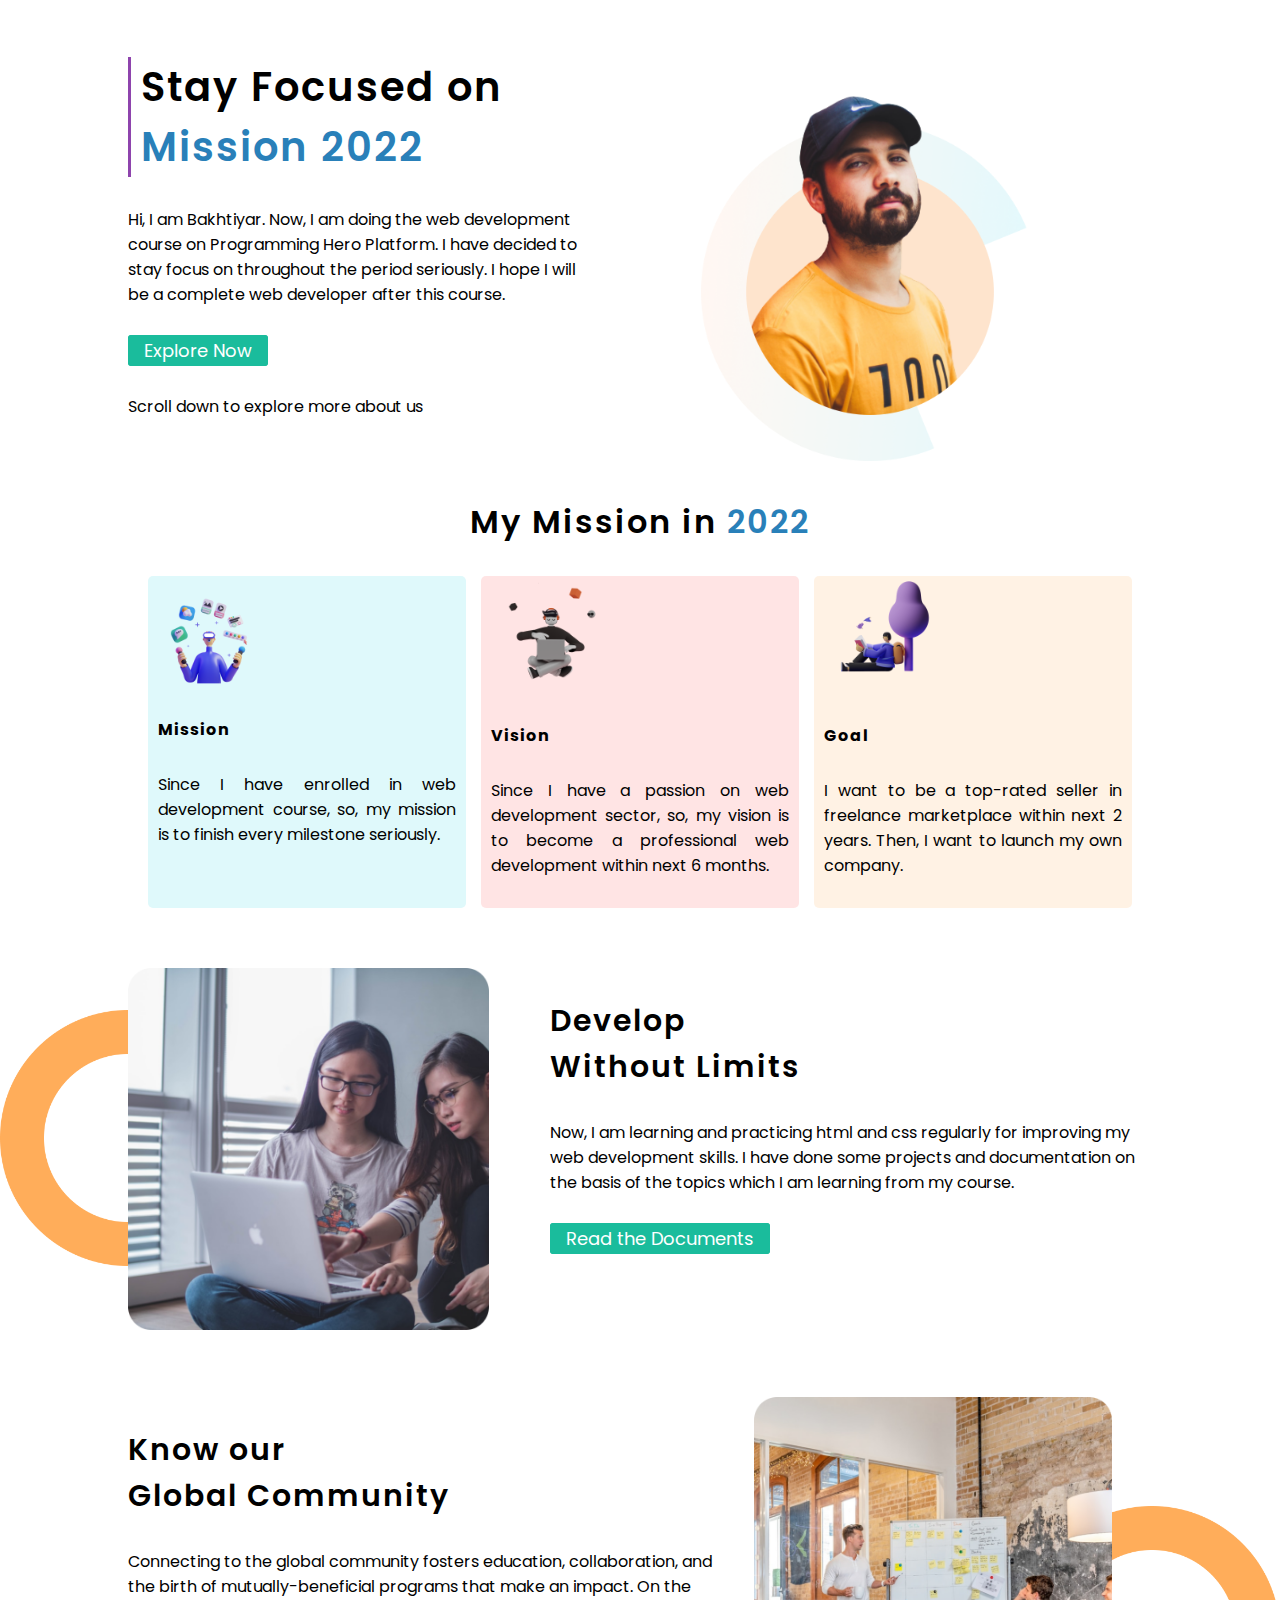
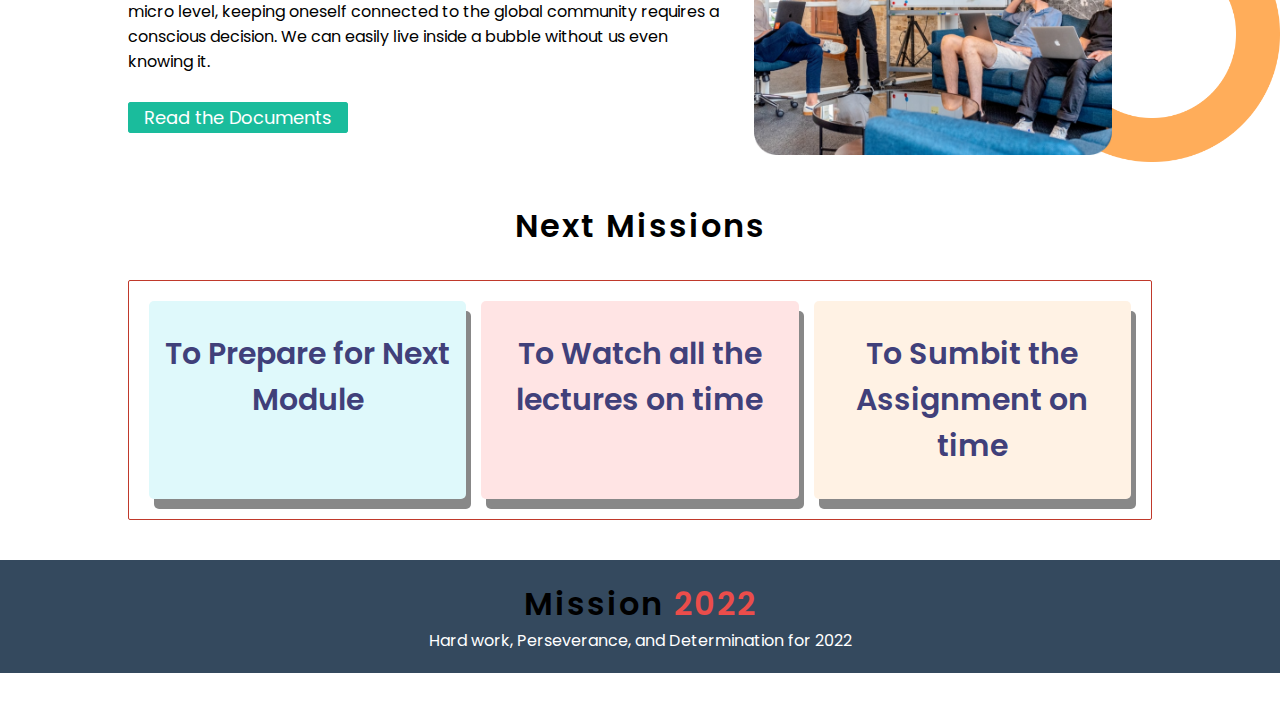
<file: HTML-CSS/Project-1/index.html>
<!DOCTYPE html>
<html lang="en">

<head>
    <meta charset="UTF-8">
    <meta http-equiv="X-UA-Compatible" content="IE=edge">
    <meta name="viewport" content="width=device-width, initial-scale=1.0">
    <title>My Mission on 2022</title>
    <link rel="stylesheet" type="text/css" href="style.css" media="all">

    <link rel="preconnect" href="https://fonts.googleapis.com">
    <link rel="preconnect" href="https://fonts.gstatic.com" crossorigin>
    <link href="https://fonts.googleapis.com/css2?family=Poppins:ital,wght@0,400;0,900;1,700&display=swap"
        rel="stylesheet">
</head>

<body>
    <section class="header">
        <div class="container">
            <div class="box">
                <div class="stay-focus-text">
                    <h1>Stay Focused on <br> <span class="title-color">Mission 2022</span></h1>
                    <p>Hi, I am Bakhtiyar. Now, I am doing the web development course on Programming Hero Platform. I
                        have
                        decided to stay focus on throughout the period seriously. I hope I will be a complete web
                        developer
                        after this course.</p>
                    <a href="#">Explore Now</a>
                    <p>Scroll down to explore more about us</p>
                </div>
                <div class="header-img">
                    <img src="images/person/person-0.png" alt="person-0">
                </div>
            </div>
        </div>
    </section>

    <section class="my-mission">
        <div class="container">
            <h2>My Mission in <span>2022</span></h2>
            <div class="m-v-g">
                <div class="mission">
                    <img src="images/illustrators/illustrator-1.png" alt="mission">
                    <h4>Mission</h4>
                    <p>Since I have enrolled in web development course, so, my mission is to finish every milestone
                        seriously.</p>
                </div>
                <div class="vision">
                    <img src="images/illustrators/illustrator-2.png" alt="mission">
                    <h4>Vision</h4>
                    <p>Since I have a passion on web development sector, so, my vision is to become a professional web
                        development within next 6 months.</p>
                </div>
                <div class="goal">
                    <img src="images/illustrators/illustrator-3.png" alt="mission">
                    <h4>Goal</h4>
                    <p>I want to be a top-rated seller in freelance marketplace within next 2 years. Then, I want to
                        launch my own company.</p>
                </div>
            </div>
        </div>

    </section>

    <section class="my-develop">
        <div class="container">
            <div class="box">
                <div class="my-develop-img">
                    <img src="images/pictures/coding.png" alt="coding picture">
                </div>
                <div class="my-develop-text">
                    <h3>Develop <br> Without Limits</h3>
                    <p>Now, I am learning and practicing html and css regularly for improving my web development skills.
                        I have done some projects and documentation on the basis of the topics which I am learning from
                        my
                        course.</p>
                    <a href="#">Read the Documents</a>
                </div>
            </div>
        </div>
    </section>

    <section class="global-community">
        <div class="container">
            <div class="box">
                <div class="global-community-text">
                    <h3>Know our <br> Global Community</h3>
                    <p>Connecting to the global community fosters education, collaboration, and the birth of
                        mutually-beneficial programs that make an impact. On the micro level, keeping oneself connected
                        to the global community requires a conscious decision. We can easily live inside a bubble
                        without us even knowing it.</p>
                    <a href="#">Read the Documents</a>
                </div>
                <div class="global-community-img">
                    <img src="images/pictures/project.png" alt="coding picture">
                </div>
            </div>
        </div>
    </section>

    <section class="next-mission">
        <div class="container">
            <h2>Next Missions</h2>
            <div class="box">
                <div class="module mission">
                    <h3>To Prepare for Next Module</h3>
                </div>
                <div class="lectures vision">
                    <h3>To Watch all the lectures on time</h3>
                </div>
                <div class="Assignment goal">
                    <h3>To Sumbit the Assignment on time</h3>
                </div>
            </div>
        </div>
    </section>

    <section class="footer">
        <h2>Mission <span class="footer-m">2022</span></h2>
        <p>Hard work, Perseverance, and Determination for 2022</p>
    </section>
</body>

</html>
</file>
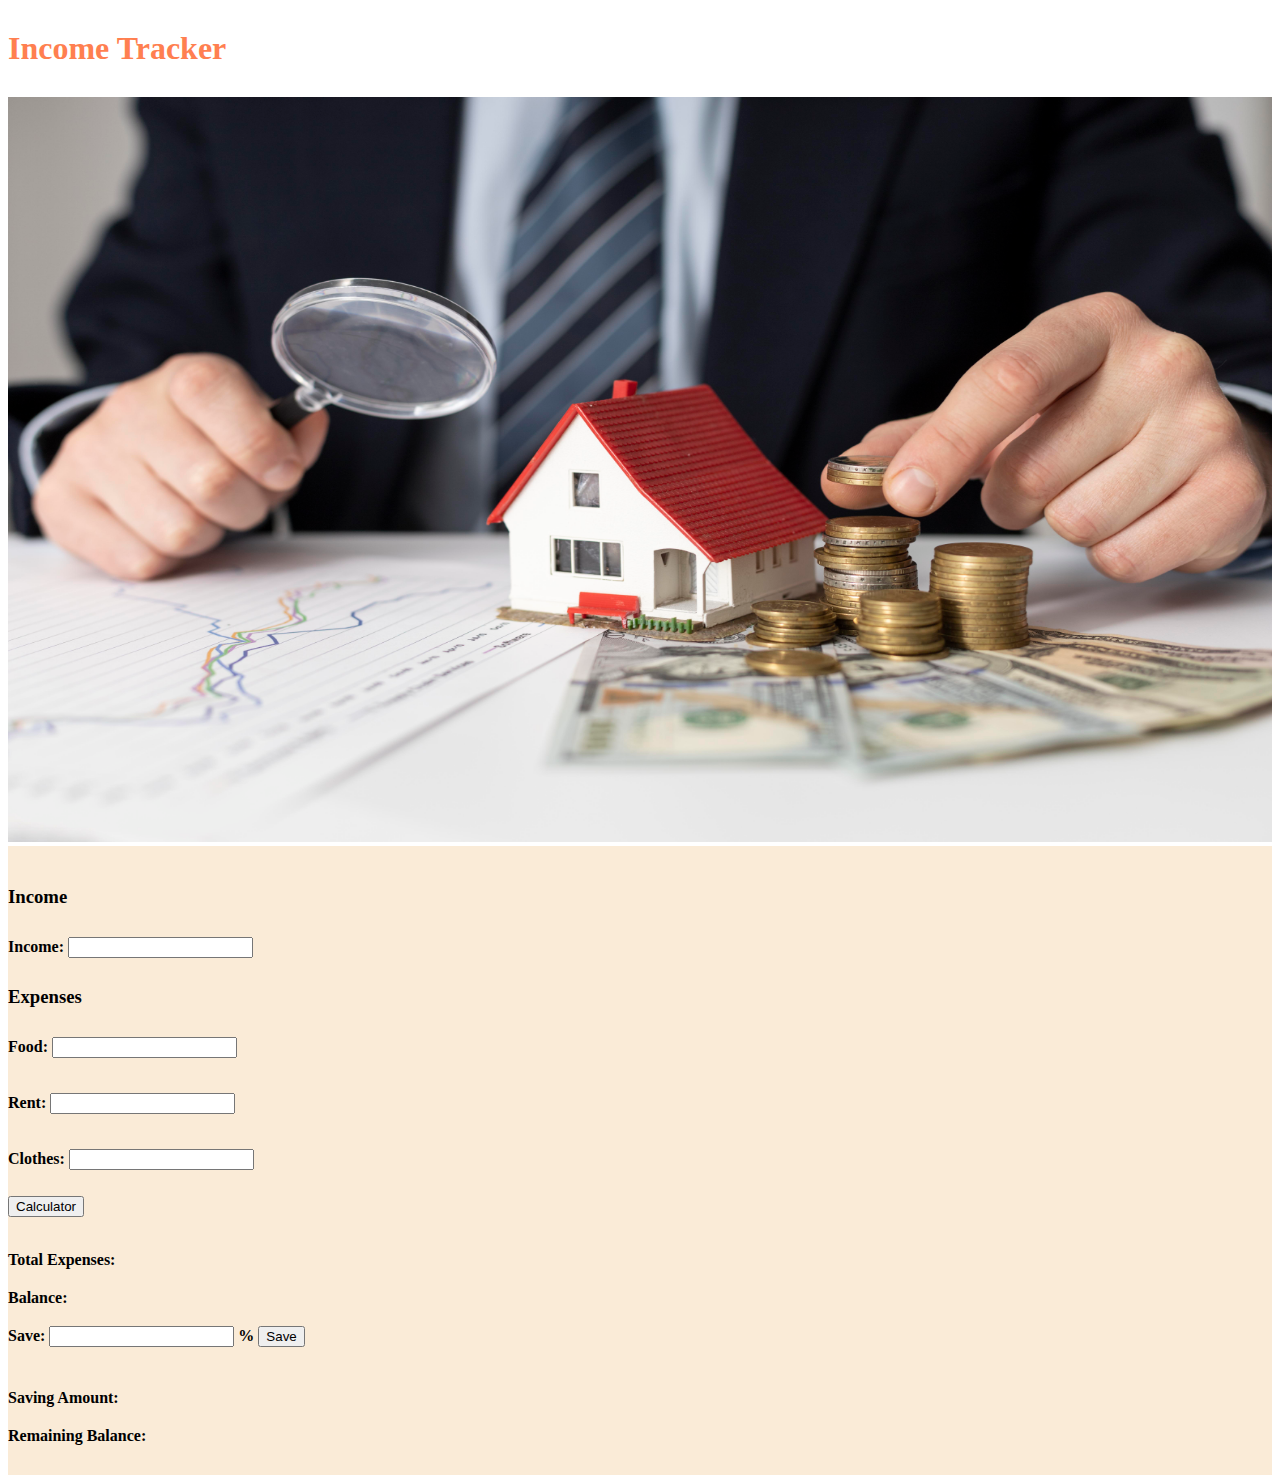
<file: JavaScript/Project-1/index.html>
<!DOCTYPE html>
<html lang="en">

<head>
    <meta charset="UTF-8">
    <meta http-equiv="X-UA-Compatible" content="IE=edge">
    <meta name="viewport" content="width=device-width, initial-scale=1.0">
    <title>Income Tracker</title>
    <!-- bootstrap -->
    <link href="https://cdn.jsdelivr.net/npm/bootstrap@5.0.2/dist/css/bootstrap.min.css" rel="stylesheet"
        integrity="sha384-EVSTQN3/azprG1Anm3QDgpJLIm9Nao0Yz1ztcQTwFspd3yD65VohhpuuCOmLASjC" crossorigin="anonymous">

    <!-- stylesheet -->
    <link rel="stylesheet" href="css/style.css">
</head>

<body>
    <h1 class="text-center">Income Tracker</h1>
    <section class="main-section">
        <div class="container-fluid row">
            <div class="img-section col-sm-6">
                <img class="object-cover" src="images/money-tracker.jpg" alt="Money Tracker">
            </div>
            <div class="tracker-section col-sm-6">
                <div class="section-container text-center">
                    <!-- income input -->
                    <h3>Income</h3>
                    <p>Income:</p>
                    <input type="text" id="income"> <br>
                    <span id="conOne"></span>

                    <!-- Expenses -->
                    <h3>Expenses</h3>
                    <p>Food:</p>
                    <input type="text" id="food"> <br>
                    <span id="conTwo"></span> <br>
                    <p>Rent:</p>
                    <input type="text" id="rent"> <br>
                    <span id="conThree"></span> <br>
                    <p>Clothes:</p>
                    <input type="text" id="clothes"> <br>
                    <span id="conFour"></span> <br>

                    <button class="btn btn-info" type="submit" id="calButton">Calculator</button> <br>

                    <p id="conFive"></p> <br>

                    <p>Total Expenses:</p>
                    <p id="totalExp"></p> <br>
                    <p>Balance:</p>
                    <p id="netbalance"></p> <br>

                    <p>Save:</p>
                    <input type="text" id="savePercent">
                    <p>%</p>
                    <button class="btn btn-info" type="submit" id="btnsave">Save</button> <br>
                    <p id="conSix"></p> <br>

                    <p>Saving Amount:</p>
                    <p id="saveAmount"></p> <br>
                    <p>Remaining Balance:</p>
                    <p id="remainBalance"></p> <br>

                </div>
            </div>
        </div>
    </section>

    <!-- js files -->
    <script src="https://cdn.jsdelivr.net/npm/bootstrap@5.0.2/dist/js/bootstrap.bundle.min.js"
        integrity="sha384-MrcW6ZMFYlzcLA8Nl+NtUVF0sA7MsXsP1UyJoMp4YLEuNSfAP+JcXn/tWtIaxVXM"
        crossorigin="anonymous"></script>

    <script src="js/script.js"></script>
</body>

</html>
</file>
<file: HTML-CSS/Project-1/style.css>
body {
    margin: 0;
    font-family: 'Poppins', sans-serif;
}
h1 {
    font-size: 40px;
    border-left: 3px solid #8e44ad;
    padding-top: 0;
    padding-bottom: 0;
    padding-left: 10px;
    font-weight: 600;
    letter-spacing: 2px;
}
h2{
    text-align: center;
    font-size: 32px;
    margin-bottom: 30px;
    font-weight: 600;
    letter-spacing: 2px;
}
h3 {
    font-size: 30px;
    font-weight: 600;
    letter-spacing: 2px;
}
h4 {
    letter-spacing: 1px;
}

p{
    margin-top: 30px;
    margin-bottom: 30px;
}
a {
    border: 1px solid #1abc9c;
    background-color: #1abc9c;
    color: #ffffff;
    text-decoration: none;
    font-size: 18px;
    padding: 2px 15px 2px 15px;
    border-radius: 3px;
}
span {
    color: #2980b9;
}
section{
    margin: 30px 0;

}
.container {
    width: 80%;
    margin: auto;
}

.box {
    display: flex;
}

.header .stay-focus-text {
    width: 50%;
}

.header-img {
    width: 50%;
    margin-left: 20px;
    padding-left: 10%;
}
.header-img img {
    width: 75%;
    height: auto;
}

.m-v-g {
    display: flex;
    padding: 0 20px;
}
.m-v-g p {
    text-align: justify;
}
.mission {
    width: 33%;
    margin-right: 15px;
    padding: 0 10px;
    background-color: rgb(223, 249, 251);
    border-radius: 5px;
}
.mission img {
    width: 40%;
    height: auto;
}
.vision {
    width: 33%;
    margin-right: 15px;
    padding: 0 10px;
    background-color: rgb(255, 121, 121, 0.2);
    border-radius: 5px;
}
.vision img {
    width: 40%;
    height: auto;
}
.goal {
    width: 33%;
    padding: 0 10px;
    background-color: rgb(255, 190, 118, 0.2);
    border-radius: 5px;
}
.goal img {
    width: 40%;
    height: auto;
}

.my-develop {
    background-image: url("images/shapes/shape-1.png");
    background-repeat: no-repeat;
    background-position: left;
    background-size: 20%;
}

.my-develop-img {
    width: 40%;
    margin-top: 30px;
}
.my-develop-img img{
    width: 90%;
    height: auto;
}

.my-develop-text {
    width: 60%;
    margin-top: 30px;
    padding-left: 10px;
    margin-left: 10px;
}

.global-community {
    background-image: url("images/shapes/shape-1.png");
    background-repeat: no-repeat;
    background-position: right bottom;
    background-size: 20%;
}
.global-community-text {
    width: 60%;
    margin-top: 30px;
    padding-right: 10px;
    margin-right: 20px;
}
.global-community-img {
    width: 40%;
    margin-top: 30px;
}
.global-community-img img{
    width: 90%;
    height: auto;
}

.next-mission{
    margin: 40px 0;
}
.next-mission .box {
    border: 1px solid #c0392b;
    border-radius: 2px;
    padding: 20px 20px;
    
}
.next-mission .box h3 {
    text-align: center;
    color: #40407a;
    letter-spacing: 0;
}
.next-mission .module {
    box-shadow: 5px 10px #888888;
}
.next-mission .lectures {
    box-shadow: 5px 10px #888888;
}
.next-mission .Assignment {
    box-shadow: 5px 10px #888888;
}

.footer {
    background-color: #34495e;
    padding: 20px 0;
}
.footer h2 {
    margin: 0;
    padding: 0;
}
.footer-m {
    color: #eb4d4b;
}
.footer p {
    color: #ffffff;
    text-align: center;
    margin: 0;
    padding: 0;
}
</file>
<file: JavaScript/Project-1/css/style.css>
h1 {
    color:coral;
    margin:30px 0;
}
h3 {
    margin: 20px 0;
}
p {
    margin: 10px 0;
}
.img-section {
    overflow: hidden;
}
.img-section img {
    width: 100%;
    height: 745px;
}
.section-container{
    background-color: antiquewhite;
    padding-top: 20px;
    padding-bottom: 20px;
}
.section-container p {
    display: inline-block;
    font-weight: 600;
}

#conOne, #conTwo, #conThree, #conFour, #conFive, #conSix {
    color: #ee5253;
}
</file>
